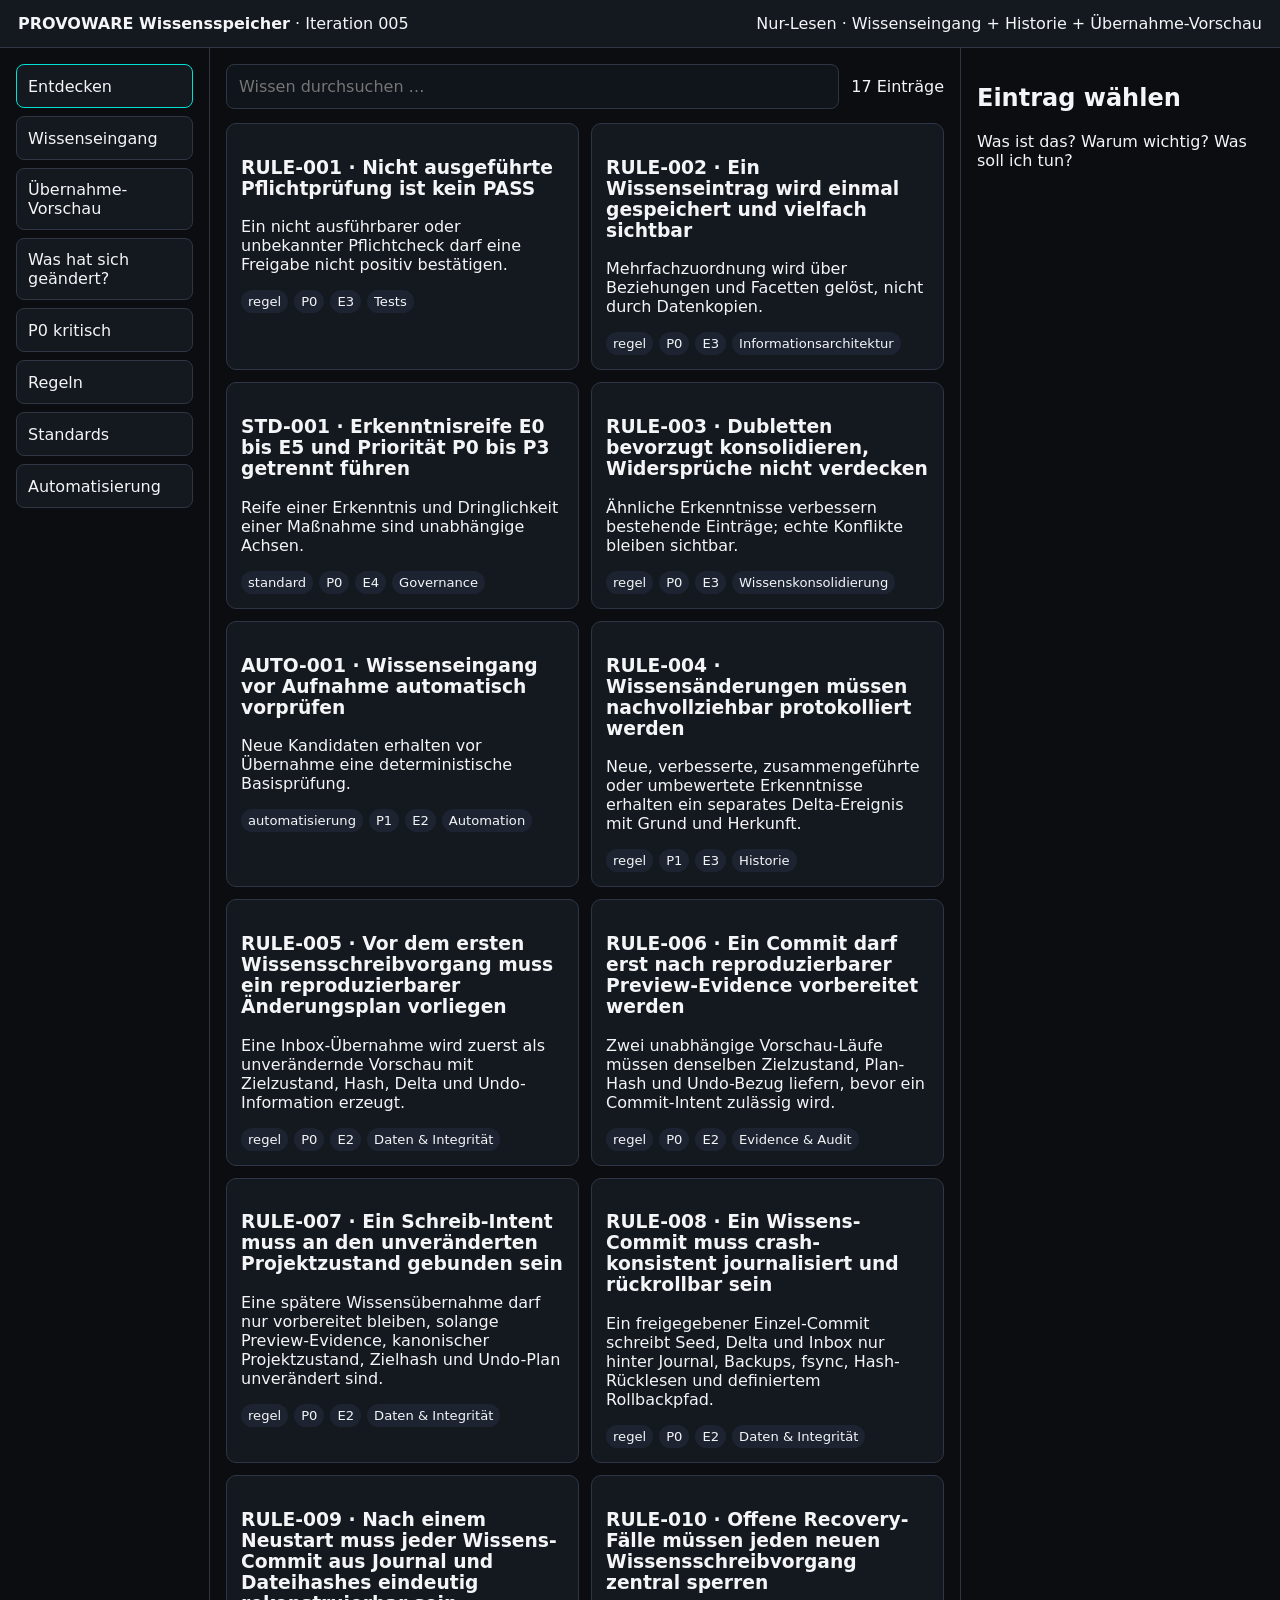
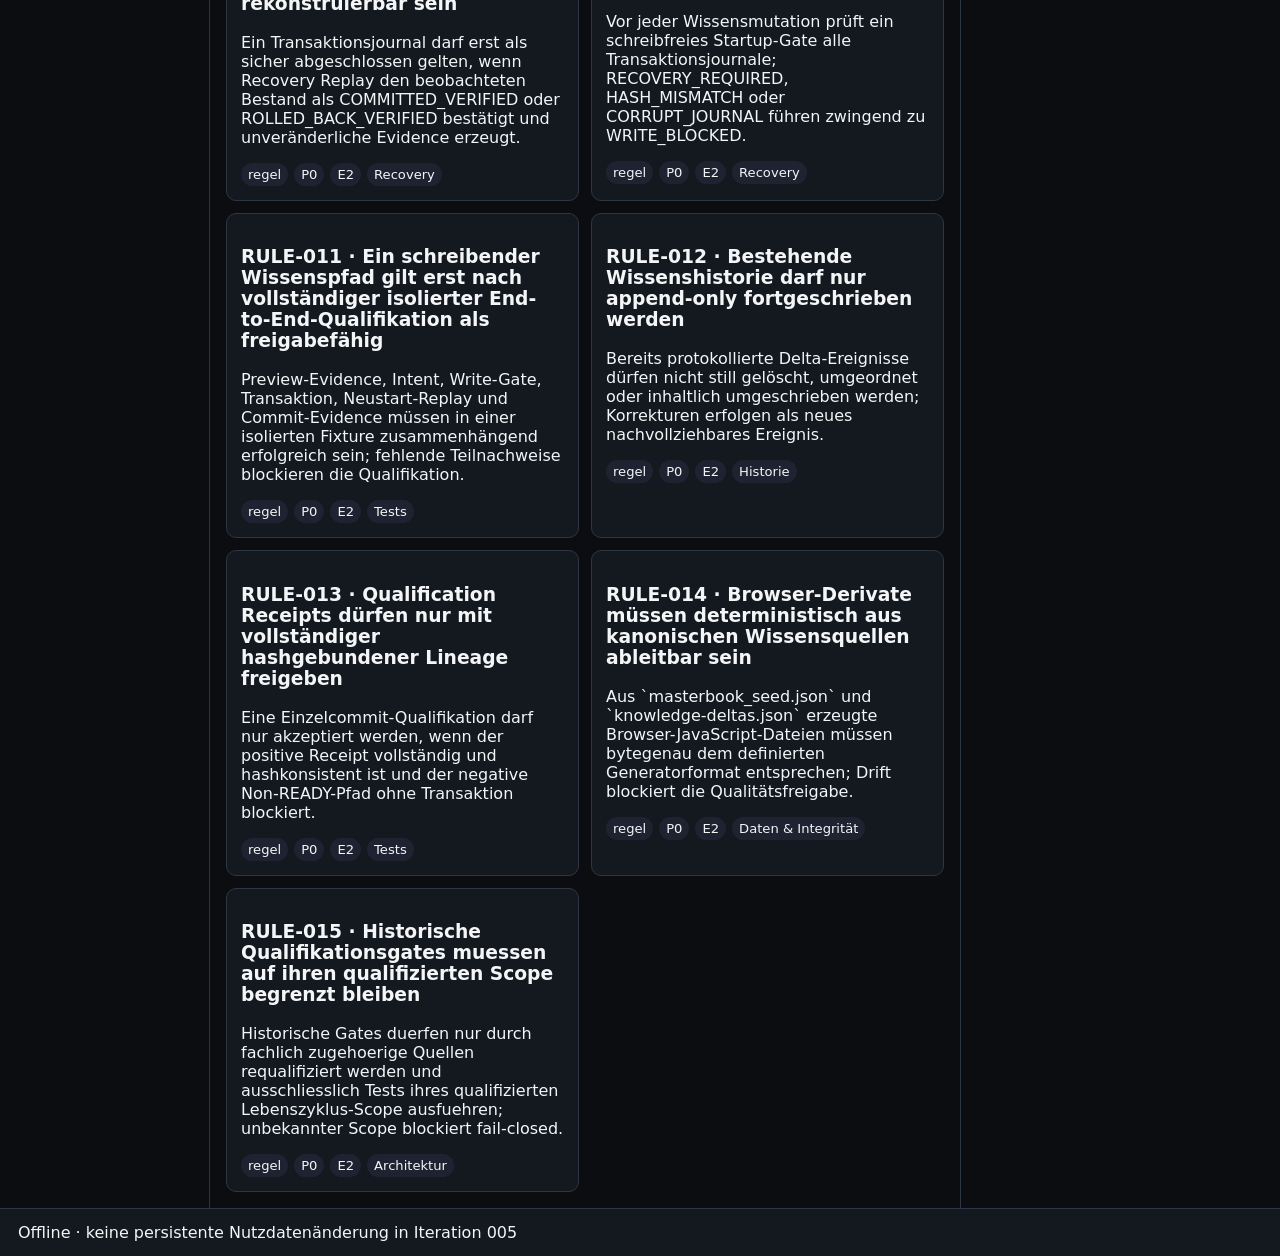
<file: index.html>
<!doctype html>
<html lang="de">
<head>
  <meta charset="utf-8">
  <meta name="viewport" content="width=device-width,initial-scale=1">
  <title>PROVOWARE Wissensspeicher</title>
  <link rel="stylesheet" href="src/style.css">
</head>
<body>
  <header>
    <div><strong>PROVOWARE Wissensspeicher</strong> · Iteration 005</div>
    <div>Nur-Lesen · Wissenseingang + Historie + Übernahme-Vorschau</div>
  </header>
  <main>
    <aside>
      <button data-view="all" class="active">Entdecken</button>
      <button data-view="inbox">Wissenseingang</button>
      <a class="nav-link" href="preview.html">Übernahme-Vorschau</a>
      <button data-view="history">Was hat sich geändert?</button>
      <button data-view="P0">P0 kritisch</button>
      <button data-view="regel">Regeln</button>
      <button data-view="standard">Standards</button>
      <button data-view="automatisierung">Automatisierung</button>
    </aside>
    <section>
      <div class="toolbar">
        <input id="search" type="search" aria-label="Wissen durchsuchen" placeholder="Wissen durchsuchen …">
        <span id="count" aria-live="polite"></span>
      </div>
      <div id="cards" class="cards"></div>
    </section>
    <aside id="detail" class="detail">
      <h2>Eintrag wählen</h2>
      <p>Was ist das? Warum wichtig? Was soll ich tun?</p>
    </aside>
  </main>
  <footer>Offline · keine persistente Nutzdatenänderung in Iteration 005</footer>
  <script src="src/registries.js"></script>
  <script src="src/preflight.js"></script>
  <script src="src/seed.js"></script>
  <script src="src/inbox.js"></script>
  <script src="src/deltas.js"></script>
  <script src="src/app.js"></script>
</body>
</html>
</file>
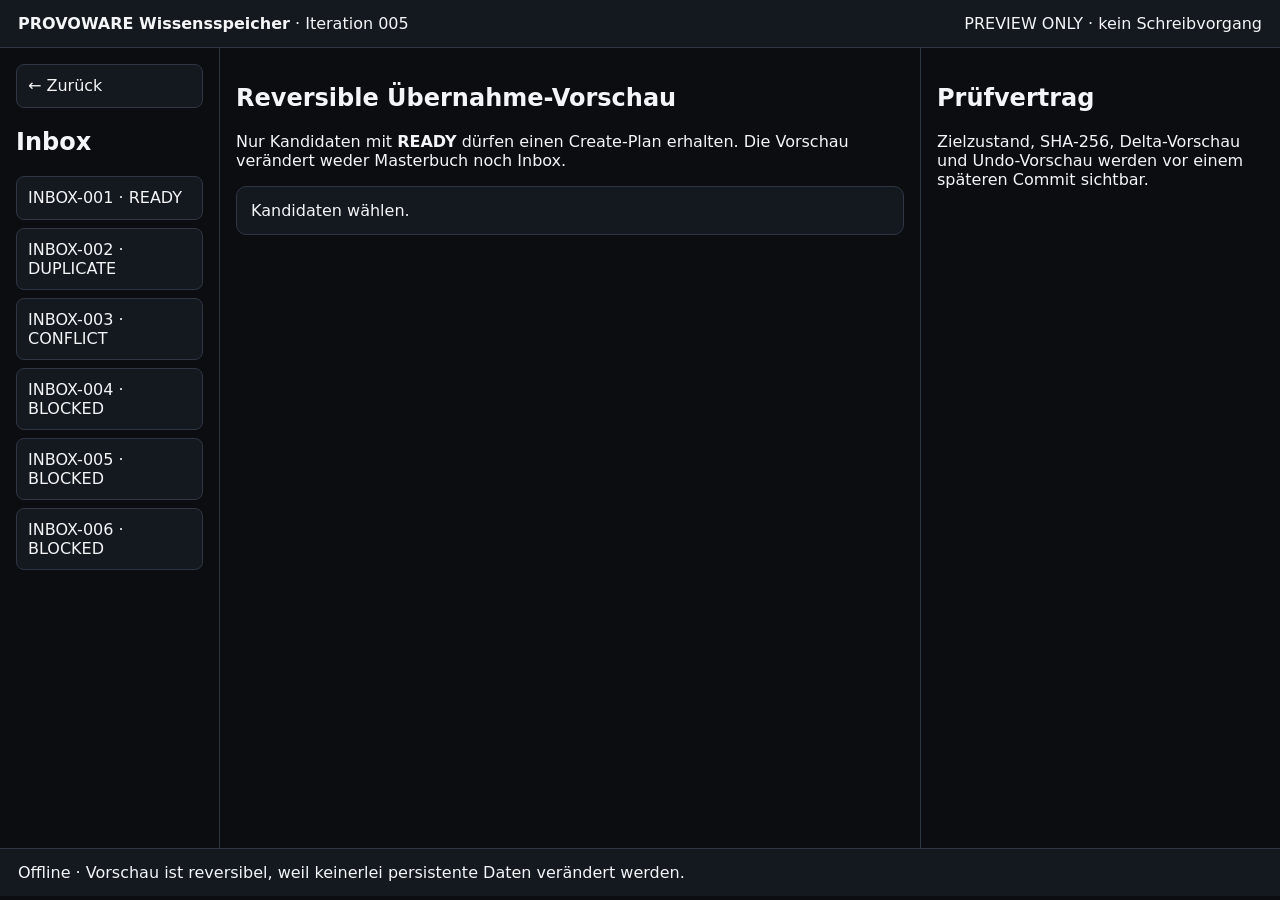
<file: preview.html>
<!doctype html>
<html lang="de">
<head>
  <meta charset="utf-8">
  <meta name="viewport" content="width=device-width,initial-scale=1">
  <title>PROVOWARE Übernahme-Vorschau</title>
  <link rel="stylesheet" href="src/style.css">
</head>
<body>
  <header><div><strong>PROVOWARE Wissensspeicher</strong> · Iteration 005</div><div>PREVIEW ONLY · kein Schreibvorgang</div></header>
  <main class="preview-layout">
    <aside><a class="nav-link" href="index.html">← Zurück</a><h2>Inbox</h2><div id="candidate-list"></div></aside>
    <section><h1>Reversible Übernahme-Vorschau</h1><p>Nur Kandidaten mit <strong>READY</strong> dürfen einen Create-Plan erhalten. Die Vorschau verändert weder Masterbuch noch Inbox.</p><div id="plan" class="card" tabindex="0">Kandidaten wählen.</div></section>
    <aside id="detail" class="detail"><h2>Prüfvertrag</h2><p>Zielzustand, SHA-256, Delta-Vorschau und Undo-Vorschau werden vor einem späteren Commit sichtbar.</p></aside>
  </main>
  <footer>Offline · Vorschau ist reversibel, weil keinerlei persistente Daten verändert werden.</footer>
  <script src="src/registries.js"></script>
  <script src="src/preflight.js"></script>
  <script src="src/seed.js"></script>
  <script src="src/inbox.js"></script>
  <script src="src/preview.js"></script>
</body>
</html>
</file>
<file: src/style.css>
:root {
  font-family: system-ui, sans-serif;
  background: #0b0d10;
  color: #f3f5f7;
}
* { box-sizing: border-box; }
body { margin: 0; min-width: 0; overflow-wrap: anywhere; }
header, footer {
  padding: 14px 18px;
  background: #14181f;
  border-bottom: 1px solid #2e3645;
  display: flex;
  flex-wrap: wrap;
  justify-content: space-between;
  gap: 12px 16px;
}
footer { border-top: 1px solid #2e3645; border-bottom: 0; }
main {
  display: grid;
  grid-template-columns: 210px minmax(0, 1fr) 320px;
  min-height: calc(100vh - 100px);
}
main.preview-layout { grid-template-columns: 220px minmax(0, 1fr) 360px; }
main > *, .card, .toolbar > * { min-width: 0; }
aside { padding: 16px; border-right: 1px solid #2e3645; }
.detail { border-left: 1px solid #2e3645; border-right: 0; }
aside button, .nav-link {
  display: block;
  width: 100%;
  min-height: 44px;
  text-align: left;
  margin: 0 0 8px;
  padding: 11px;
  border: 1px solid #2e3645;
  background: #14181f;
  color: #f3f5f7;
  border-radius: 8px;
  text-decoration: none;
  font: inherit;
  cursor: pointer;
}
aside button.active { border-color: #00e0d4; }
aside button:focus-visible, .nav-link:focus-visible,
.card:focus-visible, input:focus-visible {
  outline: 3px solid #00e0d4;
  outline-offset: 2px;
}
section { padding: 16px; }
.toolbar { display: flex; flex-wrap: wrap; gap: 12px; align-items: center; margin-bottom: 14px; }
input {
  flex: 1 1 180px;
  min-width: 0;
  max-width: 100%;
  padding: 12px;
  background: #10141b;
  color: #f3f5f7;
  border: 1px solid #2e3645;
  border-radius: 8px;
  font: inherit;
}
.cards { display: grid; grid-template-columns: repeat(auto-fit, minmax(min(100%, 260px), 1fr)); gap: 12px; }
.card { border: 1px solid #2e3645; background: #14181f; border-radius: 10px; padding: 14px; cursor: pointer; }
.card-head { display: flex; flex-wrap: wrap; gap: 10px; align-items: flex-start; justify-content: space-between; }
.card-head h3 { margin-top: 0; }
.chips { display: flex; flex-wrap: wrap; gap: 6px; }
.chip, .status { font-size: .82rem; background: #1d2330; padding: 4px 7px; border-radius: 999px; }
.status { font-weight: 700; border: 1px solid currentColor; }
.status-ready::before { content: '✓ '; }
.status-duplicate::before { content: '≡ '; }
.status-conflict::before { content: '⚠ '; }
.status-blocked::before { content: '× '; }
@media (max-width: 1000px) {
  main, main.preview-layout { grid-template-columns: minmax(0, 1fr); }
  main > aside { border: 0; border-bottom: 1px solid #2e3645; }
  .detail { border-top: 1px solid #2e3645; }
}
@media (max-width: 480px) {
  header, footer, section, aside { padding: 12px; }
  .card-head { display: block; }
  .status { display: inline-block; margin-bottom: 8px; }
}
</file>
